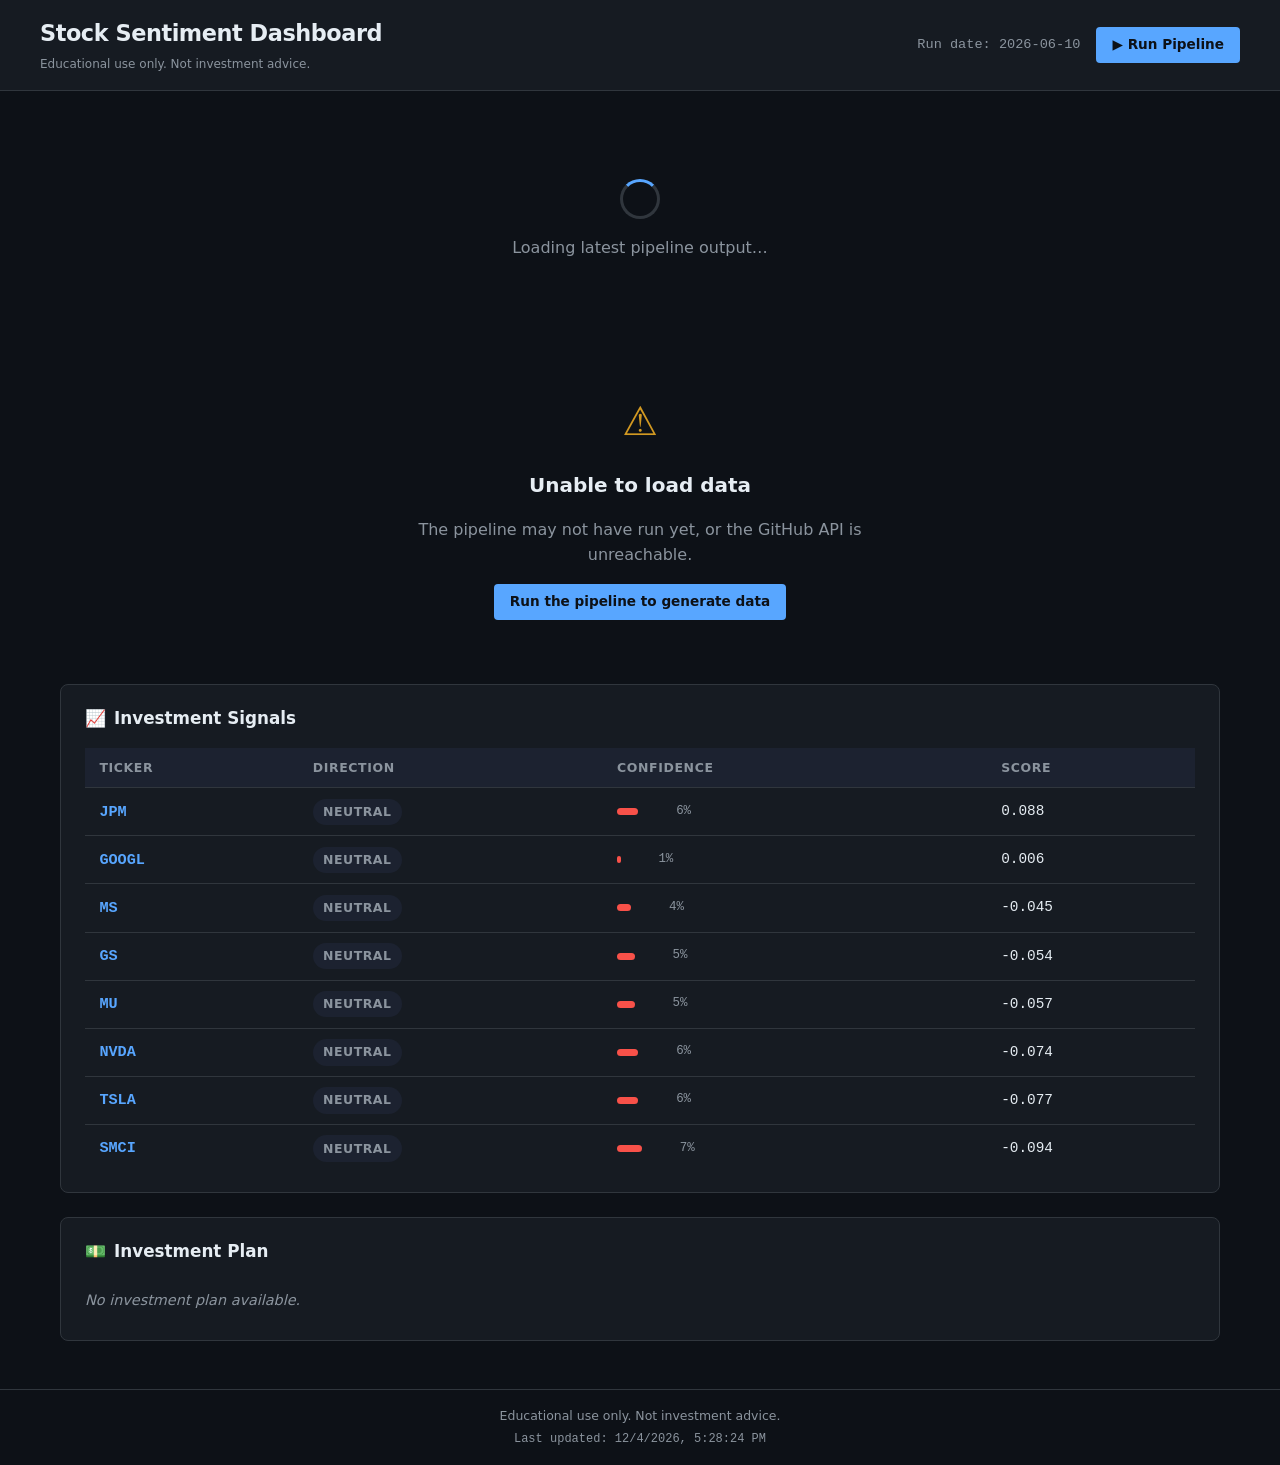
<file: dashboard/index.html>
<!DOCTYPE html>
<html lang="en">
<head>
  <meta charset="UTF-8" />
  <meta name="viewport" content="width=device-width, initial-scale=1.0" />
  <title>Stock Sentiment Dashboard</title>
  <link rel="stylesheet" href="style.css" />
</head>
<body>
  <header class="site-header">
    <div class="header-content">
      <div class="header-left">
        <h1 class="site-title">Stock Sentiment Dashboard</h1>
        <p class="header-disclaimer">Educational use only. Not investment advice.</p>
      </div>
      <div class="header-right">
        <span class="run-date" id="run-date"></span>
        <a
          class="btn-run-pipeline"
          href="https://github.com/ankkydoon/stockSentimentAnalysis/actions/workflows/pipeline.yml"
          target="_blank"
          rel="noopener noreferrer"
        >
          &#9654; Run Pipeline
        </a>
      </div>
    </div>
  </header>

  <main class="main-content">
    <div id="loading" class="loading-state" aria-live="polite">
      <div class="spinner"></div>
      <p>Loading latest pipeline output&hellip;</p>
    </div>

    <div id="error" class="error-state" aria-live="assertive" hidden>
      <div class="error-icon">&#9888;</div>
      <h2>Unable to load data</h2>
      <p id="error-message">The pipeline may not have run yet, or the GitHub API is unreachable.</p>
      <a
        class="btn-run-pipeline"
        href="https://github.com/ankkydoon/stockSentimentAnalysis/actions/workflows/pipeline.yml"
        target="_blank"
        rel="noopener noreferrer"
      >
        Run the pipeline to generate data
      </a>
    </div>

    <div id="dashboard" hidden>
      <!-- Signals section -->
      <section class="card" id="signals-section">
        <h2 class="section-title">
          <span class="section-icon">&#128200;</span> Investment Signals
        </h2>
        <div class="table-wrapper">
          <table class="data-table" id="signals-table">
            <thead>
              <tr>
                <th>Ticker</th>
                <th>Direction</th>
                <th>Confidence</th>
                <th>Score</th>
              </tr>
            </thead>
            <tbody id="signals-body">
            </tbody>
          </table>
          <p class="empty-msg" id="signals-empty" hidden>No signal data available.</p>
        </div>
      </section>

      <!-- Events section -->
      <section class="card" id="events-section" hidden>
        <h2 class="section-title">
          <span class="section-icon">&#128240;</span> Detected Events
        </h2>
        <div id="events-list" class="events-list"></div>
      </section>

      <!-- Investment Plan section -->
      <section class="card" id="plan-section">
        <h2 class="section-title">
          <span class="section-icon">&#128181;</span> Investment Plan
        </h2>
        <div id="plan-content">
          <p class="empty-msg" id="plan-empty" hidden>No investment plan available.</p>

          <div id="plan-details" hidden>
            <div class="plan-meta">
              <div class="plan-meta-item">
                <span class="meta-label">Total Amount</span>
                <span class="meta-value" id="plan-total"></span>
              </div>
              <div class="plan-meta-item">
                <span class="meta-label">Rebalance Trigger</span>
                <span class="meta-value" id="plan-rebalance"></span>
              </div>
              <div class="plan-meta-item">
                <span class="meta-label">Expected Return</span>
                <span class="meta-value" id="plan-return"></span>
              </div>
            </div>

            <div id="plan-risk" class="plan-risk"></div>

            <div class="table-wrapper">
              <table class="data-table" id="allocations-table">
                <thead>
                  <tr>
                    <th>Ticker</th>
                    <th>Amount</th>
                    <th>%</th>
                    <th>Rationale</th>
                  </tr>
                </thead>
                <tbody id="allocations-body">
                </tbody>
              </table>
            </div>

            <p class="plan-disclaimer" id="plan-disclaimer"></p>
          </div>
        </div>
      </section>
    </div>
  </main>

  <footer class="site-footer">
    <p class="footer-disclaimer">Educational use only. Not investment advice.</p>
    <p class="last-updated" id="last-updated"></p>
  </footer>

  <script src="app.js"></script>
</body>
</html>
</file>
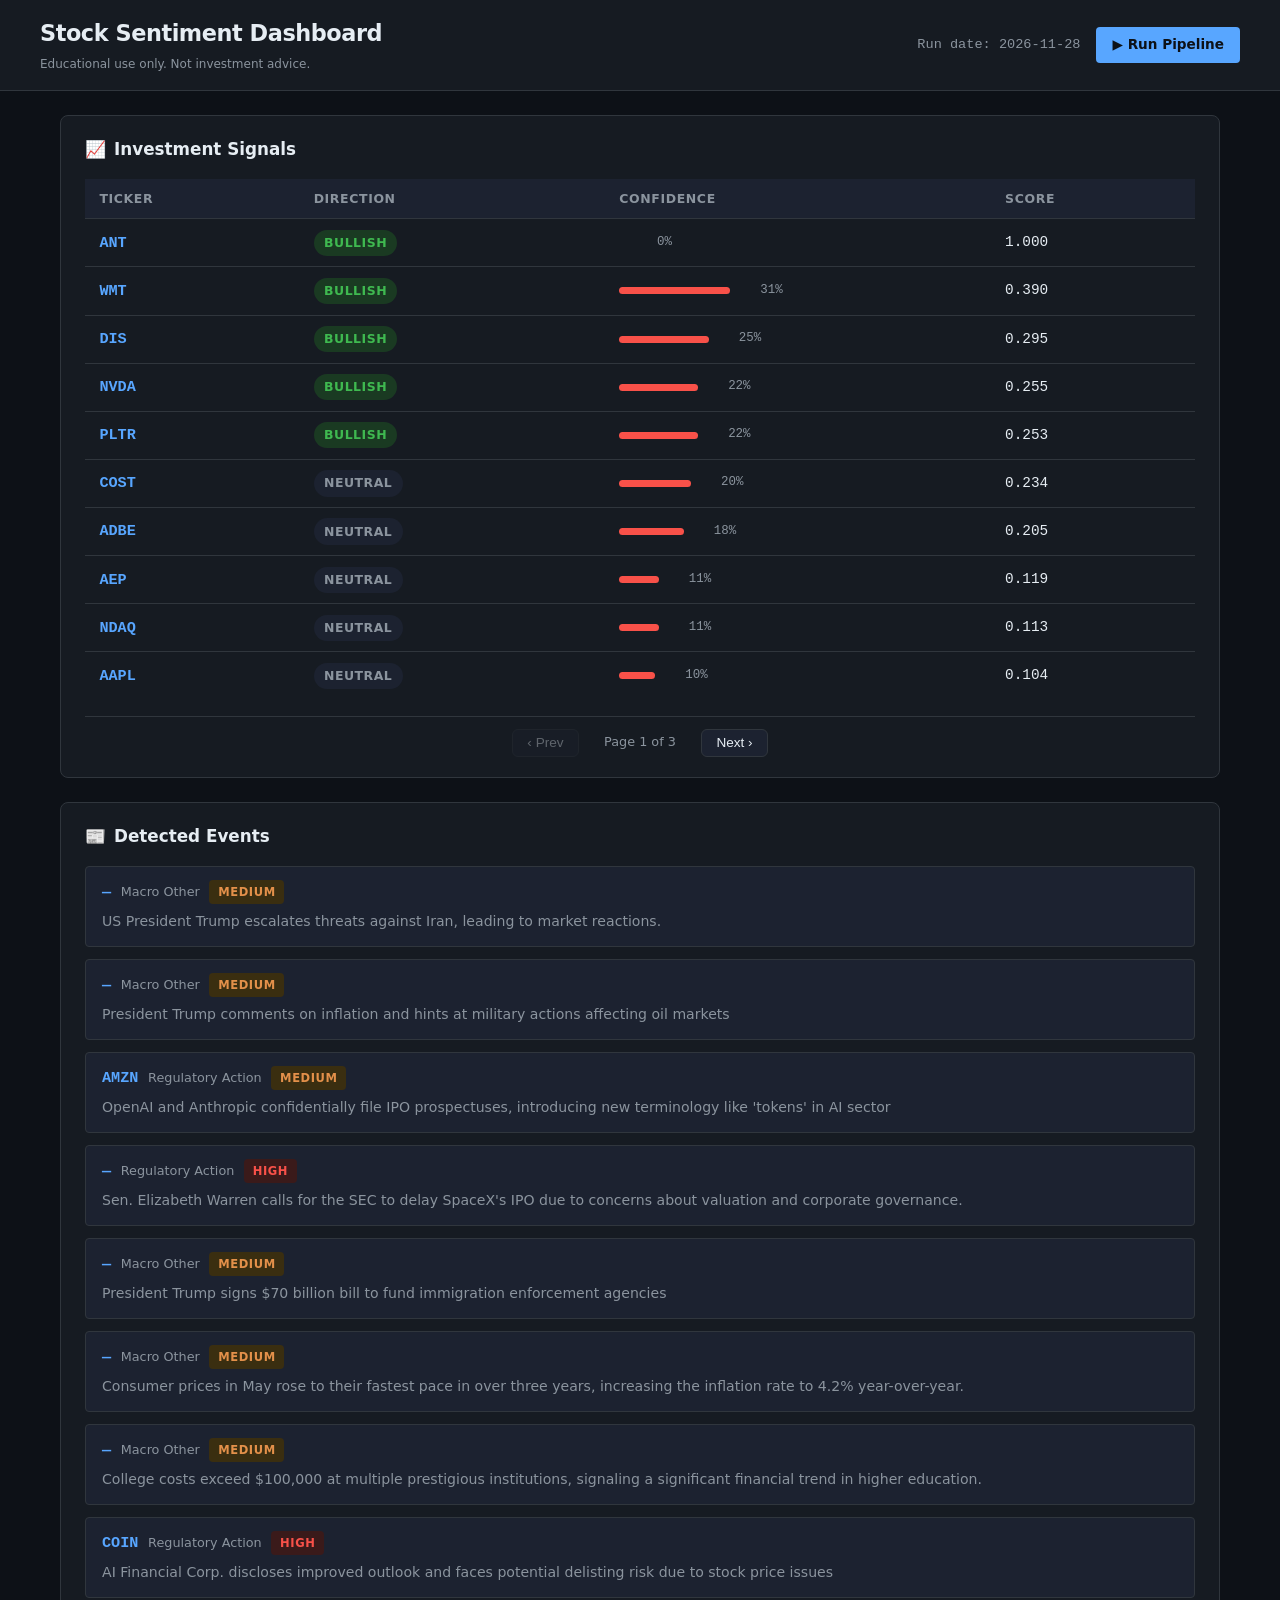
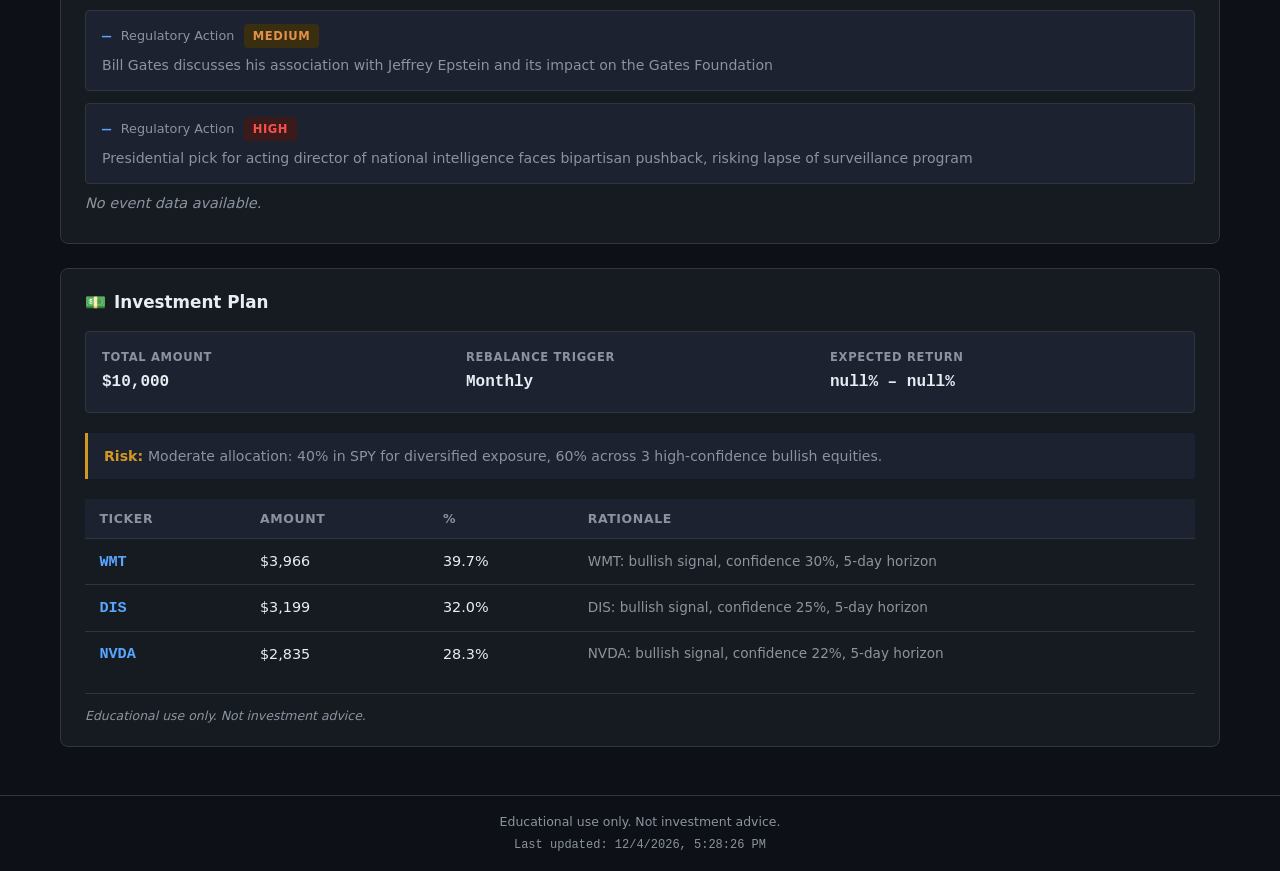
<file: docs/index.html>
<!DOCTYPE html>
<html lang="en">
<head>
  <meta charset="UTF-8" />
  <meta name="viewport" content="width=device-width, initial-scale=1.0" />
  <title>Stock Sentiment Dashboard</title>
  <link rel="stylesheet" href="style.css" />
</head>
<body>
  <header class="site-header">
    <div class="header-content">
      <div class="header-left">
        <h1 class="site-title">Stock Sentiment Dashboard</h1>
        <p class="header-disclaimer">Educational use only. Not investment advice.</p>
      </div>
      <div class="header-right">
        <span class="run-date" id="run-date"></span>
        <a
          class="btn-run-pipeline"
          href="https://github.com/ankkydoon/stockSentimentAnalysis/actions/workflows/pipeline.yml"
          target="_blank"
          rel="noopener noreferrer"
        >
          &#9654; Run Pipeline
        </a>
      </div>
    </div>
  </header>

  <main class="main-content">
    <div id="loading" class="loading-state" aria-live="polite">
      <div class="spinner"></div>
      <p>Loading latest pipeline output&hellip;</p>
    </div>

    <div id="error" class="error-state" aria-live="assertive" hidden>
      <div class="error-icon">&#9888;</div>
      <h2>Unable to load data</h2>
      <p id="error-message">The pipeline may not have run yet, or the GitHub API is unreachable.</p>
      <a
        class="btn-run-pipeline"
        href="https://github.com/ankkydoon/stockSentimentAnalysis/actions/workflows/pipeline.yml"
        target="_blank"
        rel="noopener noreferrer"
      >
        Run the pipeline to generate data
      </a>
    </div>

    <div id="dashboard" hidden>
      <!-- Signals section -->
      <section class="card" id="signals-section">
        <h2 class="section-title">
          <span class="section-icon">&#128200;</span> Investment Signals
        </h2>
        <div class="table-wrapper">
          <table class="data-table" id="signals-table">
            <thead>
              <tr>
                <th>Ticker</th>
                <th>Direction</th>
                <th>Confidence</th>
                <th>Score</th>
              </tr>
            </thead>
            <tbody id="signals-body">
            </tbody>
          </table>
          <p class="empty-msg" id="signals-empty" hidden>No signal data available.</p>
        </div>
        <div class="pagination" id="signals-pagination" hidden>
          <button id="signals-prev" class="page-btn">&lsaquo; Prev</button>
          <span id="signals-page-info" class="page-info"></span>
          <button id="signals-next" class="page-btn">Next &rsaquo;</button>
        </div>
      </section>

      <!-- Events section -->
      <section class="card" id="events-section">
        <h2 class="section-title">
          <span class="section-icon">&#128240;</span> Detected Events
        </h2>
        <div id="events-list" class="events-list"></div>
        <p class="empty-msg" id="events-empty" hidden>No event data available.</p>
        <div class="pagination" id="events-pagination" hidden>
          <button id="events-prev" class="page-btn">&lsaquo; Prev</button>
          <span id="events-page-info" class="page-info"></span>
          <button id="events-next" class="page-btn">Next &rsaquo;</button>
        </div>
      </section>

      <!-- Investment Plan section -->
      <section class="card" id="plan-section">
        <h2 class="section-title">
          <span class="section-icon">&#128181;</span> Investment Plan
        </h2>
        <div id="plan-content">
          <p class="empty-msg" id="plan-empty" hidden>No investment plan available.</p>

          <div id="plan-details" hidden>
            <div class="plan-meta">
              <div class="plan-meta-item">
                <span class="meta-label">Total Amount</span>
                <span class="meta-value" id="plan-total"></span>
              </div>
              <div class="plan-meta-item">
                <span class="meta-label">Rebalance Trigger</span>
                <span class="meta-value" id="plan-rebalance"></span>
              </div>
              <div class="plan-meta-item">
                <span class="meta-label">Expected Return</span>
                <span class="meta-value" id="plan-return"></span>
              </div>
            </div>

            <div id="plan-risk" class="plan-risk"></div>

            <div class="table-wrapper">
              <table class="data-table" id="allocations-table">
                <thead>
                  <tr>
                    <th>Ticker</th>
                    <th>Amount</th>
                    <th>%</th>
                    <th>Rationale</th>
                  </tr>
                </thead>
                <tbody id="allocations-body">
                </tbody>
              </table>
            </div>

            <p class="plan-disclaimer" id="plan-disclaimer"></p>
          </div>
        </div>
      </section>
    </div>
  </main>

  <footer class="site-footer">
    <p class="footer-disclaimer">Educational use only. Not investment advice.</p>
    <p class="last-updated" id="last-updated"></p>
  </footer>

  <script src="app.js"></script>
</body>
</html>
</file>
<file: dashboard/style.css>
/* ============================================================
   Stock Sentiment Dashboard — style.css
   Dark navy theme, responsive layout
   ============================================================ */

/* ── Reset & base ────────────────────────────────────────── */

*, *::before, *::after {
  box-sizing: border-box;
  margin: 0;
  padding: 0;
}

:root {
  --bg:          #0d1117;
  --surface:     #161b22;
  --surface-alt: #1c2230;
  --border:      #30363d;
  --text:        #e6edf3;
  --text-muted:  #8b949e;
  --accent:      #58a6ff;

  --green:       #3fb950;
  --green-dim:   #1a3a22;
  --red:         #f85149;
  --red-dim:     #3a1a1a;
  --yellow:      #d29922;
  --yellow-dim:  #3a2e10;
  --orange:      #e3904a;
  --blue:        #58a6ff;
  --blue-dim:    #112240;
  --gray:        #8b949e;

  --radius:      8px;
  --radius-sm:   4px;
  --font:        'Segoe UI', system-ui, -apple-system, sans-serif;
  --mono:        'SFMono-Regular', 'Consolas', monospace;
}

html { font-size: 16px; }

body {
  background: var(--bg);
  color: var(--text);
  font-family: var(--font);
  line-height: 1.6;
  min-height: 100vh;
  display: flex;
  flex-direction: column;
}

/* ── Header ──────────────────────────────────────────────── */

.site-header {
  background: var(--surface);
  border-bottom: 1px solid var(--border);
  padding: 1rem 1.5rem;
  position: sticky;
  top: 0;
  z-index: 100;
}

.header-content {
  max-width: 1200px;
  margin: 0 auto;
  display: flex;
  align-items: center;
  justify-content: space-between;
  flex-wrap: wrap;
  gap: 0.75rem;
}

.site-title {
  font-size: 1.4rem;
  font-weight: 700;
  color: var(--text);
  letter-spacing: -0.02em;
}

.header-disclaimer {
  font-size: 0.75rem;
  color: var(--text-muted);
  margin-top: 0.2rem;
}

.header-right {
  display: flex;
  align-items: center;
  gap: 1rem;
  flex-wrap: wrap;
}

.run-date {
  font-size: 0.85rem;
  color: var(--text-muted);
  font-family: var(--mono);
}

/* ── Run Pipeline button ─────────────────────────────────── */

.btn-run-pipeline {
  display: inline-block;
  background: var(--accent);
  color: #0d1117;
  font-weight: 600;
  font-size: 0.85rem;
  padding: 0.45rem 1rem;
  border-radius: var(--radius-sm);
  text-decoration: none;
  white-space: nowrap;
  transition: opacity 0.15s;
}

.btn-run-pipeline:hover { opacity: 0.85; }

/* ── Main layout ─────────────────────────────────────────── */

.main-content {
  flex: 1;
  max-width: 1200px;
  width: 100%;
  margin: 0 auto;
  padding: 1.5rem 1.25rem;
}

/* ── Loading state ───────────────────────────────────────── */

.loading-state {
  display: flex;
  flex-direction: column;
  align-items: center;
  justify-content: center;
  gap: 1rem;
  padding: 4rem 1rem;
  color: var(--text-muted);
}

.spinner {
  width: 40px;
  height: 40px;
  border: 3px solid var(--border);
  border-top-color: var(--accent);
  border-radius: 50%;
  animation: spin 0.8s linear infinite;
}

@keyframes spin {
  to { transform: rotate(360deg); }
}

/* ── Error state ─────────────────────────────────────────── */

.error-state {
  display: flex;
  flex-direction: column;
  align-items: center;
  justify-content: center;
  gap: 1rem;
  padding: 4rem 1rem;
  text-align: center;
}

.error-icon {
  font-size: 2.5rem;
  color: var(--yellow);
}

.error-state h2 {
  font-size: 1.25rem;
  color: var(--text);
}

.error-state p {
  color: var(--text-muted);
  max-width: 480px;
}

/* ── Card ────────────────────────────────────────────────── */

.card {
  background: var(--surface);
  border: 1px solid var(--border);
  border-radius: var(--radius);
  padding: 1.25rem 1.5rem;
  margin-bottom: 1.5rem;
}

.section-title {
  font-size: 1.05rem;
  font-weight: 600;
  color: var(--text);
  margin-bottom: 1rem;
  display: flex;
  align-items: center;
  gap: 0.5rem;
}

.section-icon { font-style: normal; }

/* ── Tables ──────────────────────────────────────────────── */

.table-wrapper {
  overflow-x: auto;
  -webkit-overflow-scrolling: touch;
}

.data-table {
  width: 100%;
  border-collapse: collapse;
  font-size: 0.9rem;
}

.data-table th {
  background: var(--surface-alt);
  color: var(--text-muted);
  font-weight: 600;
  font-size: 0.78rem;
  text-transform: uppercase;
  letter-spacing: 0.05em;
  padding: 0.6rem 0.9rem;
  text-align: left;
  border-bottom: 1px solid var(--border);
}

.data-table td {
  padding: 0.65rem 0.9rem;
  border-bottom: 1px solid var(--border);
  vertical-align: middle;
}

.data-table tbody tr:last-child td {
  border-bottom: none;
}

.data-table tbody tr:hover {
  background: var(--surface-alt);
}

.ticker-cell {
  font-family: var(--mono);
  font-weight: 700;
  font-size: 0.95rem;
  color: var(--accent);
}

.score-cell {
  font-family: var(--mono);
  font-size: 0.9rem;
}

.rationale-cell {
  color: var(--text-muted);
  font-size: 0.85rem;
  max-width: 320px;
}

.empty-cell {
  color: var(--text-muted);
  font-style: italic;
  text-align: center;
  padding: 1rem;
}

/* ── Direction chips ─────────────────────────────────────── */

.chip {
  display: inline-block;
  padding: 0.2rem 0.65rem;
  border-radius: 999px;
  font-size: 0.78rem;
  font-weight: 600;
  text-transform: uppercase;
  letter-spacing: 0.04em;
}

.chip-bullish  { background: var(--green-dim);  color: var(--green); }
.chip-bearish  { background: var(--red-dim);    color: var(--red); }
.chip-neutral  { background: var(--surface-alt); color: var(--gray); }

/* ── Confidence bar ──────────────────────────────────────── */

.conf-bar-wrap {
  display: flex;
  align-items: center;
  gap: 0.5rem;
  min-width: 120px;
}

.conf-bar {
  flex: 1;
  height: 7px;
  border-radius: 999px;
  background: var(--border);
  /* width set inline */
  transition: width 0.4s ease;
}

.bar-high { background: var(--green); }
.bar-mid  { background: var(--yellow); }
.bar-low  { background: var(--red); }

/* Override: the bar element itself IS the fill */
.conf-bar-wrap .conf-bar {
  /* flex:1 gives available space; actual fill width is set inline */
  flex: none;
}

.conf-label {
  font-size: 0.78rem;
  font-family: var(--mono);
  color: var(--text-muted);
  min-width: 2.8rem;
  text-align: right;
}

/* ── Severity badges ─────────────────────────────────────── */

.badge {
  display: inline-block;
  padding: 0.18rem 0.55rem;
  border-radius: var(--radius-sm);
  font-size: 0.72rem;
  font-weight: 700;
  text-transform: uppercase;
  letter-spacing: 0.05em;
}

.badge-high   { background: var(--red-dim);    color: var(--red); }
.badge-medium { background: var(--yellow-dim); color: var(--orange); }
.badge-low    { background: var(--blue-dim);   color: var(--blue); }

/* ── Events list ─────────────────────────────────────────── */

.events-list {
  display: flex;
  flex-direction: column;
  gap: 0.75rem;
}

.event-item {
  background: var(--surface-alt);
  border: 1px solid var(--border);
  border-radius: var(--radius-sm);
  padding: 0.85rem 1rem;
}

.event-header {
  display: flex;
  align-items: center;
  gap: 0.6rem;
  flex-wrap: wrap;
  margin-bottom: 0.4rem;
}

.event-ticker {
  font-family: var(--mono);
  font-weight: 700;
  font-size: 0.95rem;
  color: var(--accent);
}

.event-category {
  font-size: 0.8rem;
  color: var(--text-muted);
  text-transform: capitalize;
}

.event-summary {
  font-size: 0.88rem;
  color: var(--text-muted);
  line-height: 1.5;
}

/* ── Investment Plan ─────────────────────────────────────── */

.plan-meta {
  display: grid;
  grid-template-columns: repeat(auto-fit, minmax(160px, 1fr));
  gap: 1rem;
  margin-bottom: 1.25rem;
  padding: 1rem;
  background: var(--surface-alt);
  border-radius: var(--radius-sm);
  border: 1px solid var(--border);
}

.plan-meta-item {
  display: flex;
  flex-direction: column;
  gap: 0.2rem;
}

.meta-label {
  font-size: 0.72rem;
  text-transform: uppercase;
  letter-spacing: 0.06em;
  color: var(--text-muted);
  font-weight: 600;
}

.meta-value {
  font-size: 1rem;
  font-weight: 700;
  font-family: var(--mono);
  color: var(--text);
}

.risk-summary {
  font-size: 0.88rem;
  color: var(--text-muted);
  margin-bottom: 1.25rem;
  padding: 0.75rem 1rem;
  background: var(--surface-alt);
  border-left: 3px solid var(--yellow);
  border-radius: 0 var(--radius-sm) var(--radius-sm) 0;
}

.risk-summary strong {
  color: var(--yellow);
}

.plan-disclaimer {
  margin-top: 1rem;
  font-size: 0.78rem;
  color: var(--text-muted);
  font-style: italic;
  padding-top: 0.75rem;
  border-top: 1px solid var(--border);
}

/* ── Empty messages ──────────────────────────────────────── */

.empty-msg {
  color: var(--text-muted);
  font-style: italic;
  font-size: 0.9rem;
  padding: 0.5rem 0;
}

/* ── Footer ──────────────────────────────────────────────── */

.site-footer {
  border-top: 1px solid var(--border);
  padding: 1rem 1.5rem;
  text-align: center;
}

.footer-disclaimer {
  font-size: 0.78rem;
  color: var(--text-muted);
}

.last-updated {
  font-size: 0.75rem;
  color: var(--text-muted);
  font-family: var(--mono);
  margin-top: 0.25rem;
}

/* ── Responsive ──────────────────────────────────────────── */

@media (max-width: 600px) {
  .site-title { font-size: 1.1rem; }
  .header-content { flex-direction: column; align-items: flex-start; }
  .card { padding: 1rem; }
  .data-table th,
  .data-table td { padding: 0.5rem 0.6rem; }
  .rationale-cell { max-width: 200px; }
  .plan-meta { grid-template-columns: 1fr 1fr; }
}
</file>
<file: docs/style.css>
/* ============================================================
   Stock Sentiment Dashboard — style.css
   Dark navy theme, responsive layout
   ============================================================ */

/* ── Reset & base ────────────────────────────────────────── */

*, *::before, *::after {
  box-sizing: border-box;
  margin: 0;
  padding: 0;
}

[hidden] { display: none !important; }

:root {
  --bg:          #0d1117;
  --surface:     #161b22;
  --surface-alt: #1c2230;
  --border:      #30363d;
  --text:        #e6edf3;
  --text-muted:  #8b949e;
  --accent:      #58a6ff;

  --green:       #3fb950;
  --green-dim:   #1a3a22;
  --red:         #f85149;
  --red-dim:     #3a1a1a;
  --yellow:      #d29922;
  --yellow-dim:  #3a2e10;
  --orange:      #e3904a;
  --blue:        #58a6ff;
  --blue-dim:    #112240;
  --gray:        #8b949e;

  --radius:      8px;
  --radius-sm:   4px;
  --font:        'Segoe UI', system-ui, -apple-system, sans-serif;
  --mono:        'SFMono-Regular', 'Consolas', monospace;
}

html { font-size: 16px; }

body {
  background: var(--bg);
  color: var(--text);
  font-family: var(--font);
  line-height: 1.6;
  min-height: 100vh;
  display: flex;
  flex-direction: column;
}

/* ── Header ──────────────────────────────────────────────── */

.site-header {
  background: var(--surface);
  border-bottom: 1px solid var(--border);
  padding: 1rem 1.5rem;
  position: sticky;
  top: 0;
  z-index: 100;
}

.header-content {
  max-width: 1200px;
  margin: 0 auto;
  display: flex;
  align-items: center;
  justify-content: space-between;
  flex-wrap: wrap;
  gap: 0.75rem;
}

.site-title {
  font-size: 1.4rem;
  font-weight: 700;
  color: var(--text);
  letter-spacing: -0.02em;
}

.header-disclaimer {
  font-size: 0.75rem;
  color: var(--text-muted);
  margin-top: 0.2rem;
}

.header-right {
  display: flex;
  align-items: center;
  gap: 1rem;
  flex-wrap: wrap;
}

.run-date {
  font-size: 0.85rem;
  color: var(--text-muted);
  font-family: var(--mono);
}

/* ── Run Pipeline button ─────────────────────────────────── */

.btn-run-pipeline {
  display: inline-block;
  background: var(--accent);
  color: #0d1117;
  font-weight: 600;
  font-size: 0.85rem;
  padding: 0.45rem 1rem;
  border-radius: var(--radius-sm);
  text-decoration: none;
  white-space: nowrap;
  transition: opacity 0.15s;
}

.btn-run-pipeline:hover { opacity: 0.85; }

/* ── Main layout ─────────────────────────────────────────── */

.main-content {
  flex: 1;
  max-width: 1200px;
  width: 100%;
  margin: 0 auto;
  padding: 1.5rem 1.25rem;
}

/* ── Loading state ───────────────────────────────────────── */

.loading-state {
  display: flex;
  flex-direction: column;
  align-items: center;
  justify-content: center;
  gap: 1rem;
  padding: 4rem 1rem;
  color: var(--text-muted);
}

.spinner {
  width: 40px;
  height: 40px;
  border: 3px solid var(--border);
  border-top-color: var(--accent);
  border-radius: 50%;
  animation: spin 0.8s linear infinite;
}

@keyframes spin {
  to { transform: rotate(360deg); }
}

/* ── Error state ─────────────────────────────────────────── */

.error-state {
  display: flex;
  flex-direction: column;
  align-items: center;
  justify-content: center;
  gap: 1rem;
  padding: 4rem 1rem;
  text-align: center;
}

.error-icon {
  font-size: 2.5rem;
  color: var(--yellow);
}

.error-state h2 {
  font-size: 1.25rem;
  color: var(--text);
}

.error-state p {
  color: var(--text-muted);
  max-width: 480px;
}

/* ── Card ────────────────────────────────────────────────── */

.card {
  background: var(--surface);
  border: 1px solid var(--border);
  border-radius: var(--radius);
  padding: 1.25rem 1.5rem;
  margin-bottom: 1.5rem;
}

.section-title {
  font-size: 1.05rem;
  font-weight: 600;
  color: var(--text);
  margin-bottom: 1rem;
  display: flex;
  align-items: center;
  gap: 0.5rem;
}

.section-icon { font-style: normal; }

/* ── Tables ──────────────────────────────────────────────── */

.table-wrapper {
  overflow-x: auto;
  -webkit-overflow-scrolling: touch;
}

.data-table {
  width: 100%;
  border-collapse: collapse;
  font-size: 0.9rem;
}

.data-table th {
  background: var(--surface-alt);
  color: var(--text-muted);
  font-weight: 600;
  font-size: 0.78rem;
  text-transform: uppercase;
  letter-spacing: 0.05em;
  padding: 0.6rem 0.9rem;
  text-align: left;
  border-bottom: 1px solid var(--border);
}

.data-table td {
  padding: 0.65rem 0.9rem;
  border-bottom: 1px solid var(--border);
  vertical-align: middle;
}

.data-table tbody tr:last-child td {
  border-bottom: none;
}

.data-table tbody tr:hover {
  background: var(--surface-alt);
}

.ticker-cell {
  font-family: var(--mono);
  font-weight: 700;
  font-size: 0.95rem;
  color: var(--accent);
}

.ticker-link {
  color: var(--accent);
  text-decoration: none;
  font-family: var(--mono);
  font-weight: 700;
}
.ticker-link:hover {
  text-decoration: underline;
  color: #79c0ff;
}

.score-cell {
  font-family: var(--mono);
  font-size: 0.9rem;
}

.rationale-cell {
  color: var(--text-muted);
  font-size: 0.85rem;
  max-width: 320px;
}

.empty-cell {
  color: var(--text-muted);
  font-style: italic;
  text-align: center;
  padding: 1rem;
}

/* ── Direction chips ─────────────────────────────────────── */

.chip {
  display: inline-block;
  padding: 0.2rem 0.65rem;
  border-radius: 999px;
  font-size: 0.78rem;
  font-weight: 600;
  text-transform: uppercase;
  letter-spacing: 0.04em;
}

.chip-bullish  { background: var(--green-dim);  color: var(--green); }
.chip-bearish  { background: var(--red-dim);    color: var(--red); }
.chip-neutral  { background: var(--surface-alt); color: var(--gray); }

/* ── Confidence bar ──────────────────────────────────────── */

.conf-bar-wrap {
  display: flex;
  align-items: center;
  gap: 0.5rem;
  min-width: 120px;
}

.conf-bar {
  flex: 1;
  height: 7px;
  border-radius: 999px;
  background: var(--border);
  /* width set inline */
  transition: width 0.4s ease;
}

.bar-high { background: var(--green); }
.bar-mid  { background: var(--yellow); }
.bar-low  { background: var(--red); }

/* Override: the bar element itself IS the fill */
.conf-bar-wrap .conf-bar {
  /* flex:1 gives available space; actual fill width is set inline */
  flex: none;
}

.conf-label {
  font-size: 0.78rem;
  font-family: var(--mono);
  color: var(--text-muted);
  min-width: 2.8rem;
  text-align: right;
}

/* ── Severity badges ─────────────────────────────────────── */

.badge {
  display: inline-block;
  padding: 0.18rem 0.55rem;
  border-radius: var(--radius-sm);
  font-size: 0.72rem;
  font-weight: 700;
  text-transform: uppercase;
  letter-spacing: 0.05em;
}

.badge-high   { background: var(--red-dim);    color: var(--red); }
.badge-medium { background: var(--yellow-dim); color: var(--orange); }
.badge-low    { background: var(--blue-dim);   color: var(--blue); }

/* ── Events list ─────────────────────────────────────────── */

.events-list {
  display: flex;
  flex-direction: column;
  gap: 0.75rem;
}

.event-item {
  background: var(--surface-alt);
  border: 1px solid var(--border);
  border-radius: var(--radius-sm);
  padding: 0.85rem 1rem;
}

.event-header {
  display: flex;
  align-items: center;
  gap: 0.6rem;
  flex-wrap: wrap;
  margin-bottom: 0.4rem;
}

.event-ticker {
  font-family: var(--mono);
  font-weight: 700;
  font-size: 0.95rem;
  color: var(--accent);
}

.event-category {
  font-size: 0.8rem;
  color: var(--text-muted);
  text-transform: capitalize;
}

.event-summary {
  font-size: 0.88rem;
  color: var(--text-muted);
  line-height: 1.5;
}

/* ── Investment Plan ─────────────────────────────────────── */

.plan-meta {
  display: grid;
  grid-template-columns: repeat(auto-fit, minmax(160px, 1fr));
  gap: 1rem;
  margin-bottom: 1.25rem;
  padding: 1rem;
  background: var(--surface-alt);
  border-radius: var(--radius-sm);
  border: 1px solid var(--border);
}

.plan-meta-item {
  display: flex;
  flex-direction: column;
  gap: 0.2rem;
}

.meta-label {
  font-size: 0.72rem;
  text-transform: uppercase;
  letter-spacing: 0.06em;
  color: var(--text-muted);
  font-weight: 600;
}

.meta-value {
  font-size: 1rem;
  font-weight: 700;
  font-family: var(--mono);
  color: var(--text);
}

.risk-summary {
  font-size: 0.88rem;
  color: var(--text-muted);
  margin-bottom: 1.25rem;
  padding: 0.75rem 1rem;
  background: var(--surface-alt);
  border-left: 3px solid var(--yellow);
  border-radius: 0 var(--radius-sm) var(--radius-sm) 0;
}

.risk-summary strong {
  color: var(--yellow);
}

.plan-disclaimer {
  margin-top: 1rem;
  font-size: 0.78rem;
  color: var(--text-muted);
  font-style: italic;
  padding-top: 0.75rem;
  border-top: 1px solid var(--border);
}

/* ── Empty messages ──────────────────────────────────────── */

.empty-msg {
  color: var(--text-muted);
  font-style: italic;
  font-size: 0.9rem;
  padding: 0.5rem 0;
}

/* ── Footer ──────────────────────────────────────────────── */

.site-footer {
  border-top: 1px solid var(--border);
  padding: 1rem 1.5rem;
  text-align: center;
}

.footer-disclaimer {
  font-size: 0.78rem;
  color: var(--text-muted);
}

.last-updated {
  font-size: 0.75rem;
  color: var(--text-muted);
  font-family: var(--mono);
  margin-top: 0.25rem;
}

/* ── Pagination ──────────────────────────────────────────── */

.pagination {
  display: flex;
  align-items: center;
  justify-content: center;
  gap: 1rem;
  margin-top: 1rem;
  padding-top: 0.75rem;
  border-top: 1px solid var(--border);
}

.page-btn {
  background: var(--surface-alt);
  color: var(--text);
  border: 1px solid var(--border);
  border-radius: 6px;
  padding: 0.35rem 0.9rem;
  font-size: 0.85rem;
  cursor: pointer;
  transition: background 0.15s;
}
.page-btn:hover:not(:disabled) { background: var(--accent); color: #fff; }
.page-btn:disabled { opacity: 0.35; cursor: default; }

.page-info {
  font-size: 0.8rem;
  color: var(--text-muted);
  min-width: 90px;
  text-align: center;
}

/* ── Responsive ──────────────────────────────────────────── */

@media (max-width: 600px) {
  .site-title { font-size: 1.1rem; }
  .header-content { flex-direction: column; align-items: flex-start; }
  .card { padding: 1rem; }
  .data-table th,
  .data-table td { padding: 0.5rem 0.6rem; }
  .rationale-cell { max-width: 200px; }
  .plan-meta { grid-template-columns: 1fr 1fr; }
}
</file>
